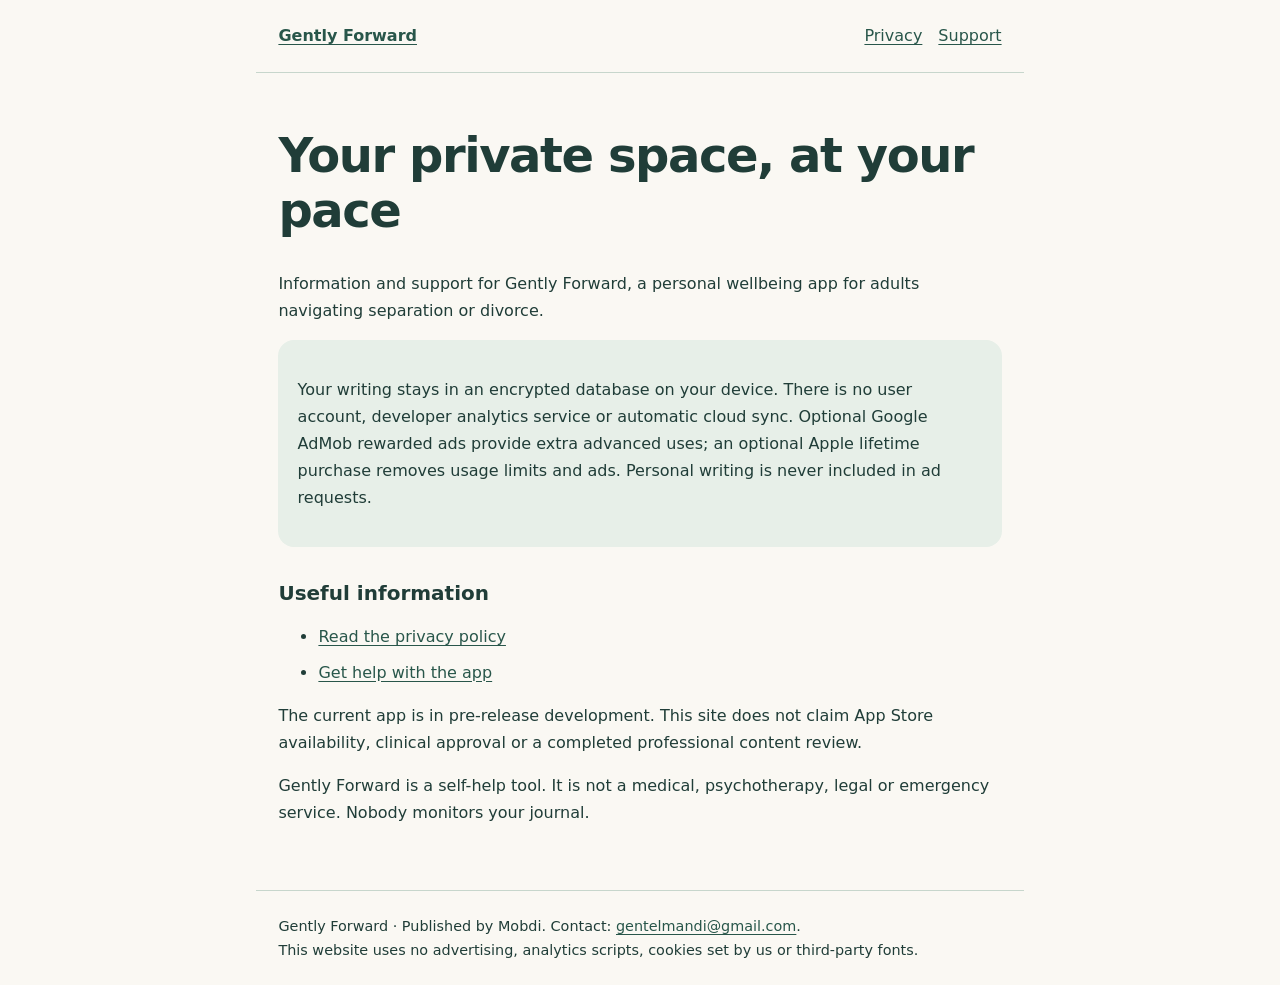
<file: index.html>
<!doctype html>
<html lang="en"><head><meta charset="utf-8"><meta name="viewport" content="width=device-width, initial-scale=1"><meta name="color-scheme" content="light"><meta name="description" content="Your private space, at your pace for Gently Forward, a private companion through separation."><title>Your private space, at your pace · Gently Forward</title><link rel="stylesheet" href="./site.css"></head>
<body><a class="skip" href="#main">Skip to content</a><header><strong><a href="./">Gently Forward</a></strong><nav aria-label="Information"><a href="./privacy/">Privacy</a><a href="./support/">Support</a></nav></header><main id="main"><h1>Your private space, at your pace</h1><p>Information and support for Gently Forward, a personal wellbeing app for adults navigating separation or divorce.</p><aside><p>Your writing stays in an encrypted database on your device. There is no user account, developer analytics service or automatic cloud sync. Optional Google AdMob rewarded ads provide extra advanced uses; an optional Apple lifetime purchase removes usage limits and ads. Personal writing is never included in ad requests.</p></aside><h2>Useful information</h2><ul><li><a href="privacy/">Read the privacy policy</a></li><li><a href="support/">Get help with the app</a></li></ul><p>The current app is in pre-release development. This site does not claim App Store availability, clinical approval or a completed professional content review.</p><p>Gently Forward is a self-help tool. It is not a medical, psychotherapy, legal or emergency service. Nobody monitors your journal.</p></main><footer>Gently Forward · Published by Mobdi. Contact: <a href="mailto:gentelmandi@gmail.com">gentelmandi@gmail.com</a>.<br>This website uses no advertising, analytics scripts, cookies set by us or third-party fonts.</footer></body></html>
</file>
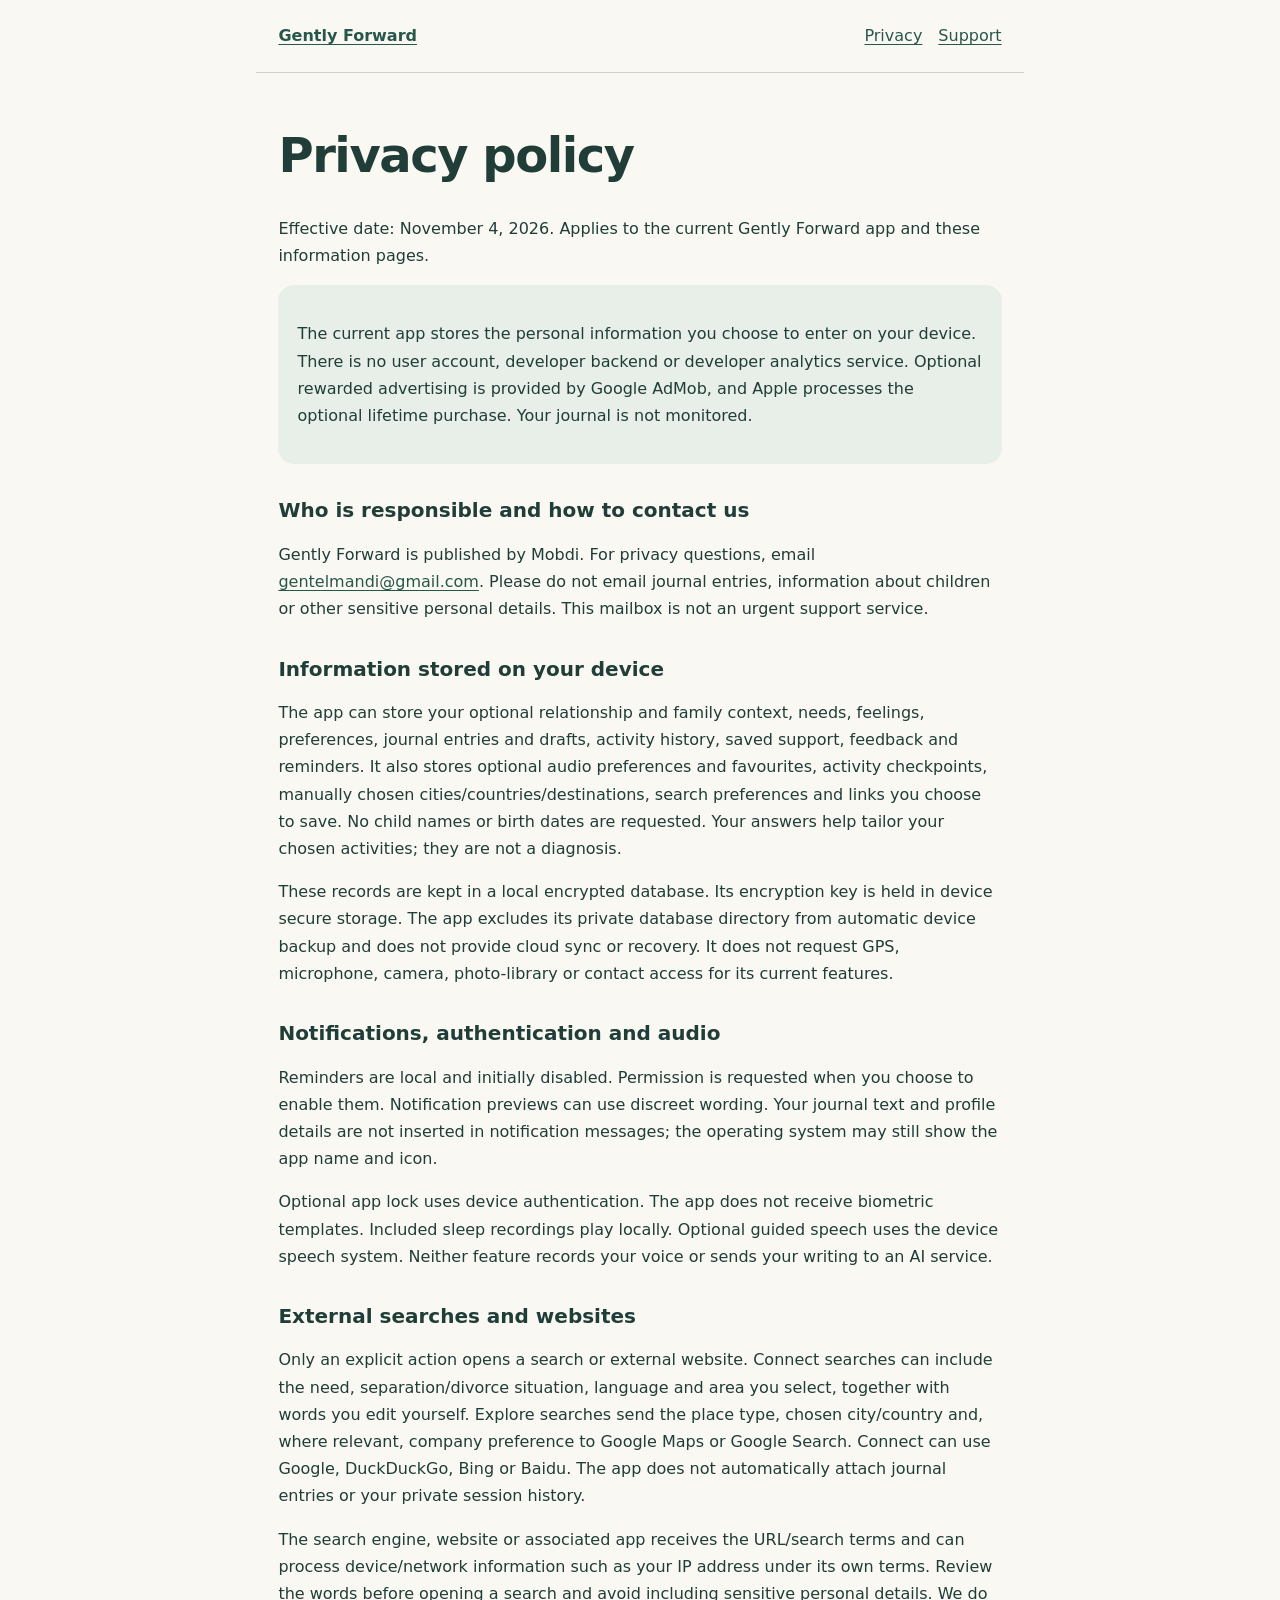
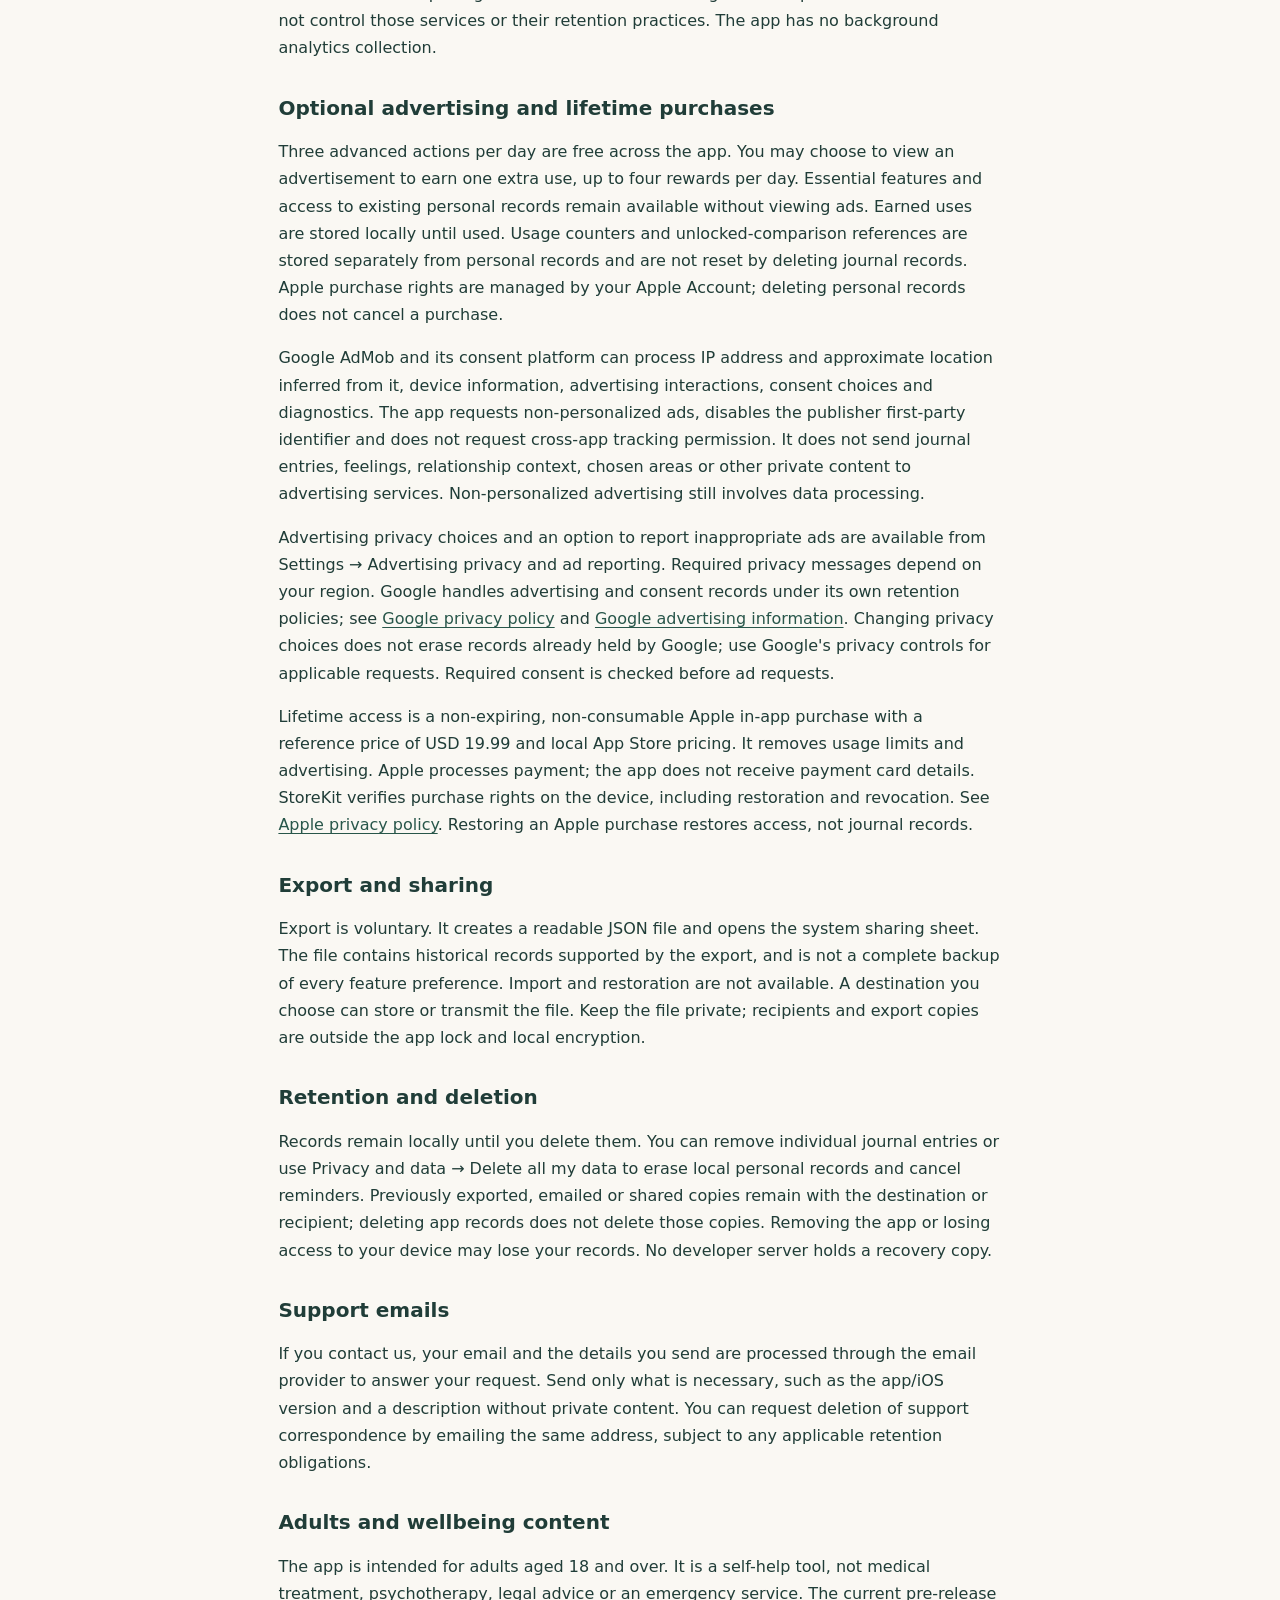
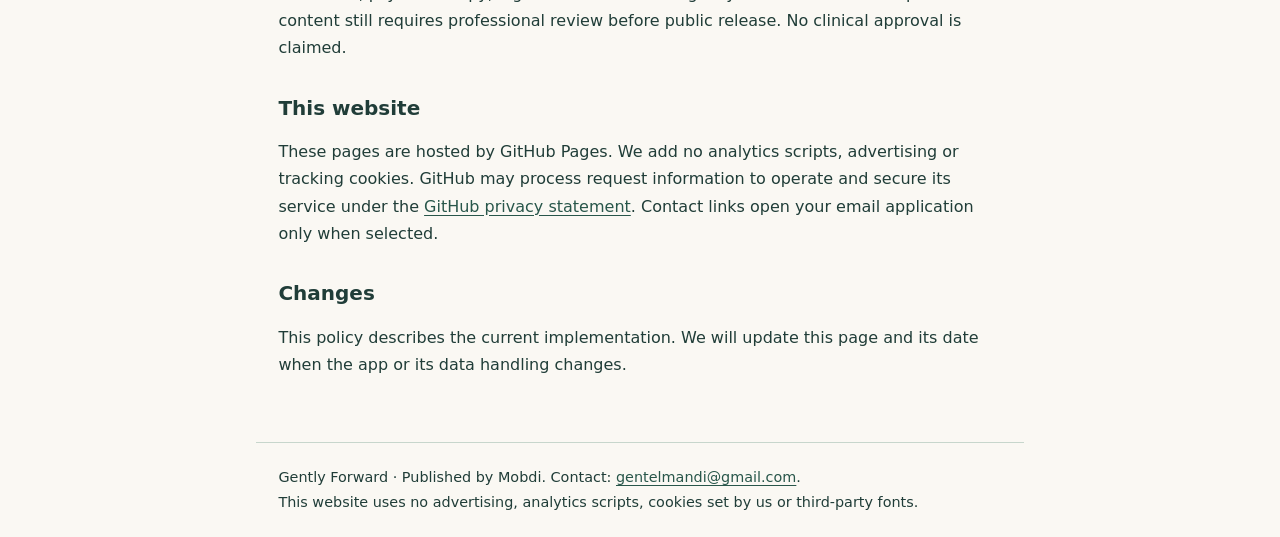
<file: privacy/index.html>
<!doctype html>
<html lang="en"><head><meta charset="utf-8"><meta name="viewport" content="width=device-width, initial-scale=1"><meta name="color-scheme" content="light"><meta name="description" content="Privacy policy for Gently Forward, a private companion through separation."><title>Privacy policy · Gently Forward</title><link rel="stylesheet" href="../site.css"></head>
<body><a class="skip" href="#main">Skip to content</a><header><strong><a href="../">Gently Forward</a></strong><nav aria-label="Information"><a href="../privacy/">Privacy</a><a href="../support/">Support</a></nav></header><main id="main"><h1>Privacy policy</h1><p>Effective date: November 4, 2026. Applies to the current Gently Forward app and these information pages.</p><aside><p>The current app stores the personal information you choose to enter on your device. There is no user account, developer backend or developer analytics service. Optional rewarded advertising is provided by Google AdMob, and Apple processes the optional lifetime purchase. Your journal is not monitored.</p></aside>
<h2>Who is responsible and how to contact us</h2><p>Gently Forward is published by Mobdi. For privacy questions, email <a href="mailto:gentelmandi@gmail.com">gentelmandi@gmail.com</a>. Please do not email journal entries, information about children or other sensitive personal details. This mailbox is not an urgent support service.</p>
<h2>Information stored on your device</h2><p>The app can store your optional relationship and family context, needs, feelings, preferences, journal entries and drafts, activity history, saved support, feedback and reminders. It also stores optional audio preferences and favourites, activity checkpoints, manually chosen cities/countries/destinations, search preferences and links you choose to save. No child names or birth dates are requested. Your answers help tailor your chosen activities; they are not a diagnosis.</p><p>These records are kept in a local encrypted database. Its encryption key is held in device secure storage. The app excludes its private database directory from automatic device backup and does not provide cloud sync or recovery. It does not request GPS, microphone, camera, photo-library or contact access for its current features.</p>
<h2>Notifications, authentication and audio</h2><p>Reminders are local and initially disabled. Permission is requested when you choose to enable them. Notification previews can use discreet wording. Your journal text and profile details are not inserted in notification messages; the operating system may still show the app name and icon.</p><p>Optional app lock uses device authentication. The app does not receive biometric templates. Included sleep recordings play locally. Optional guided speech uses the device speech system. Neither feature records your voice or sends your writing to an AI service.</p>
<h2>External searches and websites</h2><p>Only an explicit action opens a search or external website. Connect searches can include the need, separation/divorce situation, language and area you select, together with words you edit yourself. Explore searches send the place type, chosen city/country and, where relevant, company preference to Google Maps or Google Search. Connect can use Google, DuckDuckGo, Bing or Baidu. The app does not automatically attach journal entries or your private session history.</p><p>The search engine, website or associated app receives the URL/search terms and can process device/network information such as your IP address under its own terms. Review the words before opening a search and avoid including sensitive personal details. We do not control those services or their retention practices. The app has no background analytics collection.</p>
<h2>Optional advertising and lifetime purchases</h2><p>Three advanced actions per day are free across the app. You may choose to view an advertisement to earn one extra use, up to four rewards per day. Essential features and access to existing personal records remain available without viewing ads. Earned uses are stored locally until used. Usage counters and unlocked-comparison references are stored separately from personal records and are not reset by deleting journal records. Apple purchase rights are managed by your Apple Account; deleting personal records does not cancel a purchase.</p><p>Google AdMob and its consent platform can process IP address and approximate location inferred from it, device information, advertising interactions, consent choices and diagnostics. The app requests non-personalized ads, disables the publisher first-party identifier and does not request cross-app tracking permission. It does not send journal entries, feelings, relationship context, chosen areas or other private content to advertising services. Non-personalized advertising still involves data processing.</p><p>Advertising privacy choices and an option to report inappropriate ads are available from Settings → Advertising privacy and ad reporting. Required privacy messages depend on your region. Google handles advertising and consent records under its own retention policies; see <a href="https://policies.google.com/privacy">Google privacy policy</a> and <a href="https://policies.google.com/technologies/ads">Google advertising information</a>. Changing privacy choices does not erase records already held by Google; use Google's privacy controls for applicable requests. Required consent is checked before ad requests.</p><p>Lifetime access is a non-expiring, non-consumable Apple in-app purchase with a reference price of USD 19.99 and local App Store pricing. It removes usage limits and advertising. Apple processes payment; the app does not receive payment card details. StoreKit verifies purchase rights on the device, including restoration and revocation. See <a href="https://www.apple.com/legal/privacy/">Apple privacy policy</a>. Restoring an Apple purchase restores access, not journal records.</p><h2>Export and sharing</h2><p>Export is voluntary. It creates a readable JSON file and opens the system sharing sheet. The file contains historical records supported by the export, and is not a complete backup of every feature preference. Import and restoration are not available. A destination you choose can store or transmit the file. Keep the file private; recipients and export copies are outside the app lock and local encryption.</p>
<h2>Retention and deletion</h2><p>Records remain locally until you delete them. You can remove individual journal entries or use Privacy and data → Delete all my data to erase local personal records and cancel reminders. Previously exported, emailed or shared copies remain with the destination or recipient; deleting app records does not delete those copies. Removing the app or losing access to your device may lose your records. No developer server holds a recovery copy.</p>
<h2>Support emails</h2><p>If you contact us, your email and the details you send are processed through the email provider to answer your request. Send only what is necessary, such as the app/iOS version and a description without private content. You can request deletion of support correspondence by emailing the same address, subject to any applicable retention obligations.</p>
<h2>Adults and wellbeing content</h2><p>The app is intended for adults aged 18 and over. It is a self-help tool, not medical treatment, psychotherapy, legal advice or an emergency service. The current pre-release content still requires professional review before public release. No clinical approval is claimed.</p>
<h2>This website</h2><p>These pages are hosted by GitHub Pages. We add no analytics scripts, advertising or tracking cookies. GitHub may process request information to operate and secure its service under the <a href="https://docs.github.com/en/site-policy/privacy-policies/github-general-privacy-statement">GitHub privacy statement</a>. Contact links open your email application only when selected.</p>
<h2>Changes</h2><p>This policy describes the current implementation. We will update this page and its date when the app or its data handling changes.</p></main><footer>Gently Forward · Published by Mobdi. Contact: <a href="mailto:gentelmandi@gmail.com">gentelmandi@gmail.com</a>.<br>This website uses no advertising, analytics scripts, cookies set by us or third-party fonts.</footer></body></html>
</file>
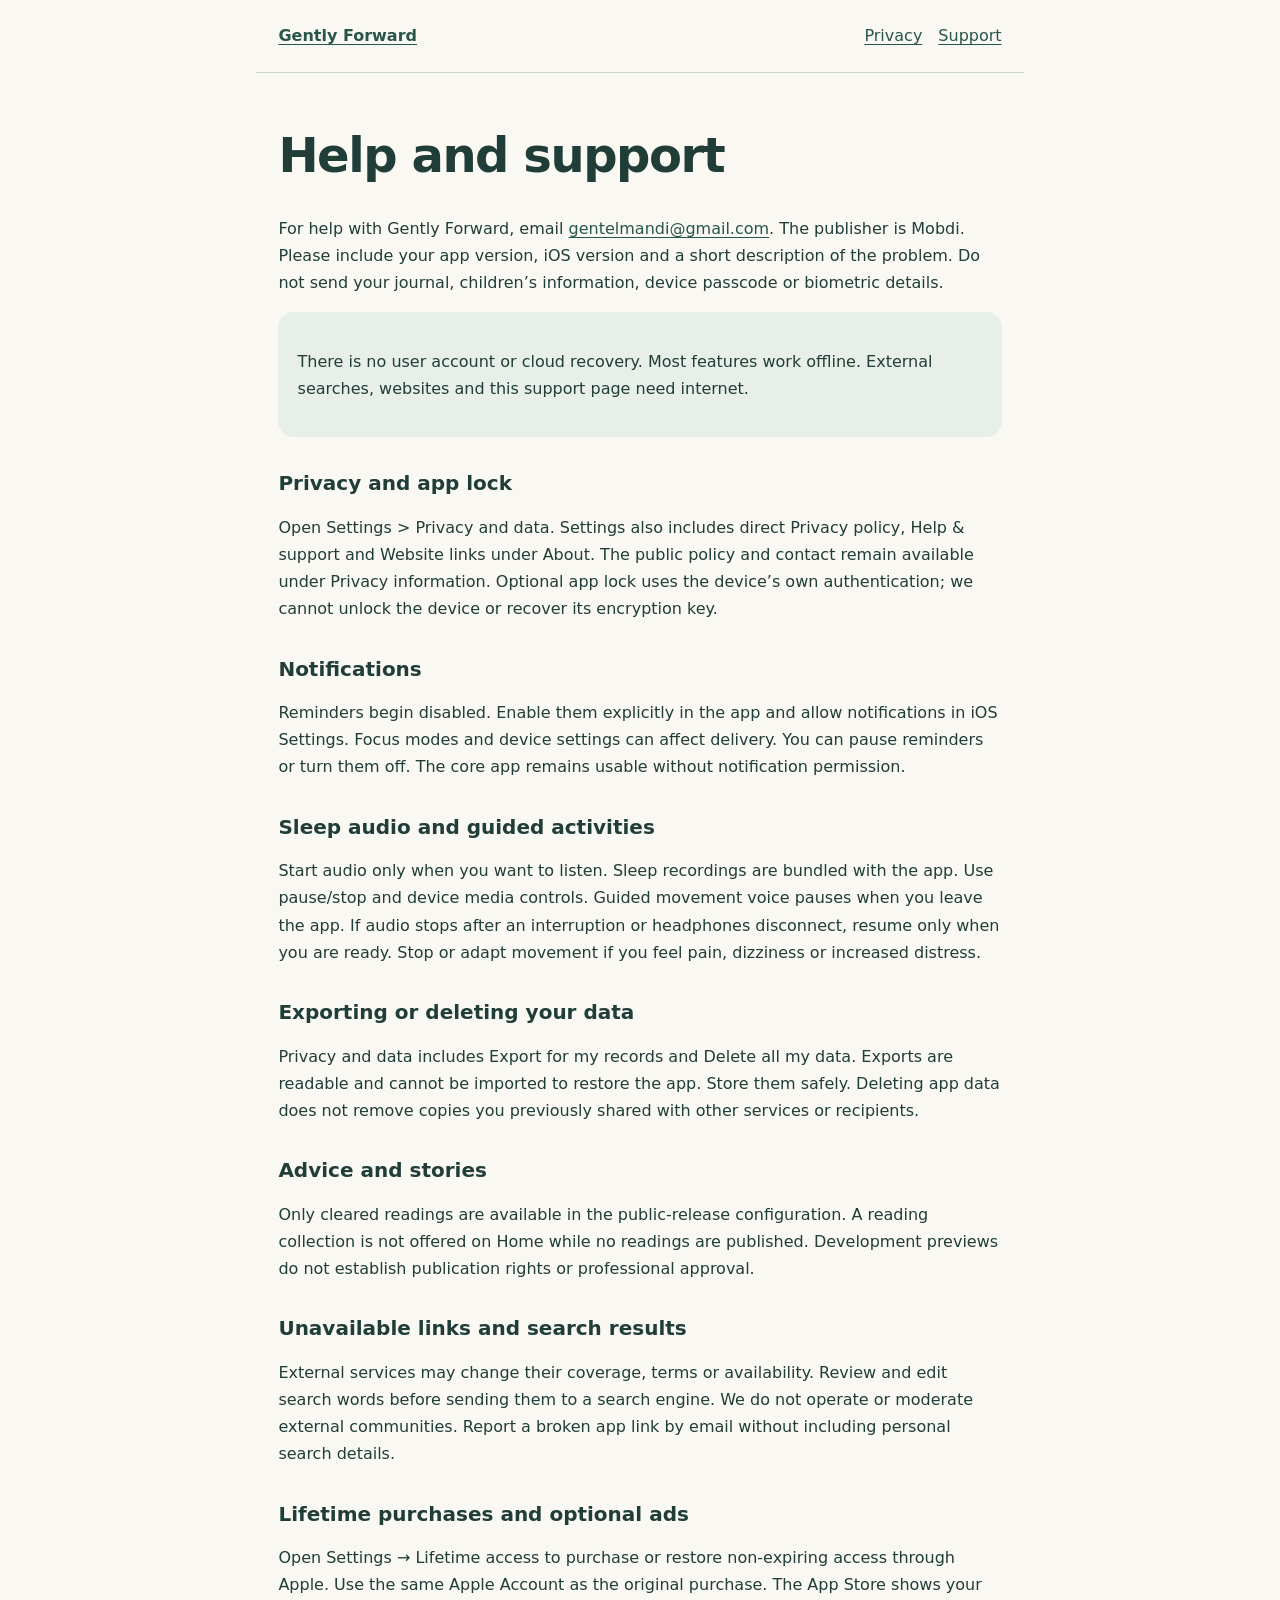
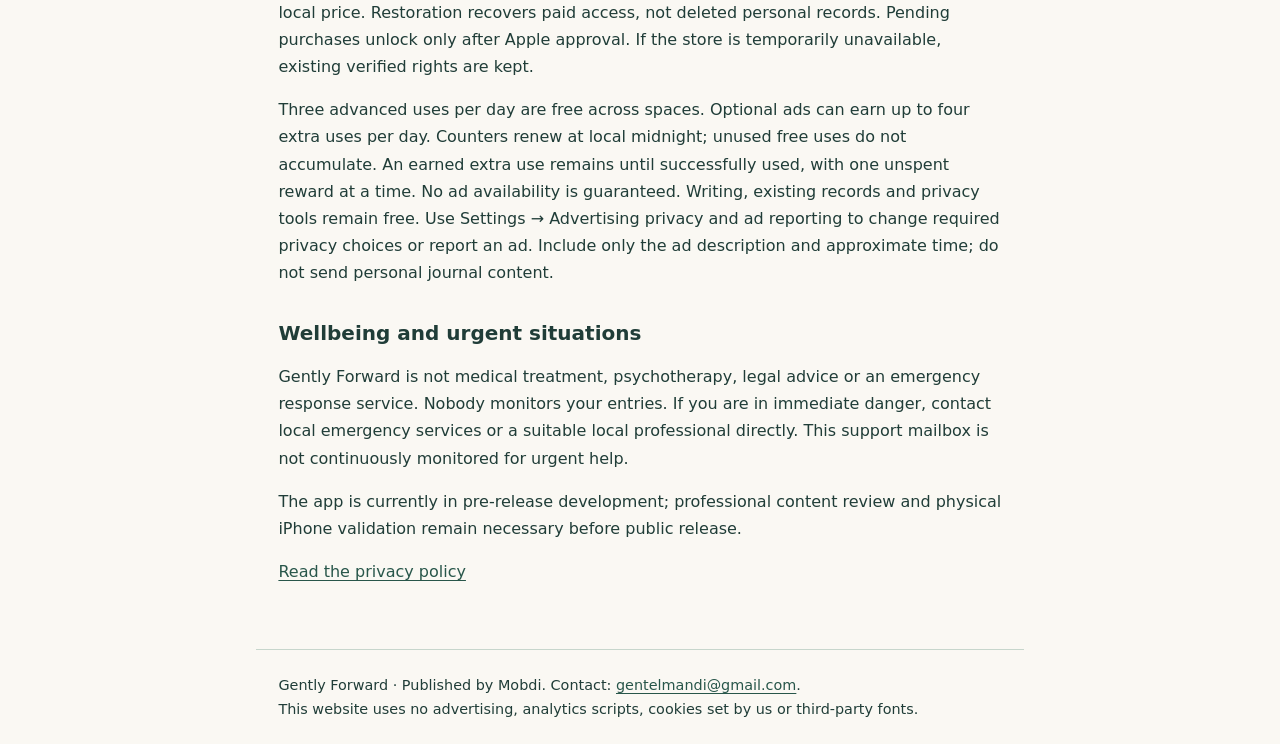
<file: support/index.html>
<!doctype html>
<html lang="en"><head><meta charset="utf-8"><meta name="viewport" content="width=device-width, initial-scale=1"><meta name="color-scheme" content="light"><meta name="description" content="Help and support for Gently Forward, a private companion through separation."><title>Help and support · Gently Forward</title><link rel="stylesheet" href="../site.css"></head>
<body><a class="skip" href="#main">Skip to content</a><header><strong><a href="../">Gently Forward</a></strong><nav aria-label="Information"><a href="../privacy/">Privacy</a><a href="../support/">Support</a></nav></header><main id="main"><h1>Help and support</h1><p>For help with Gently Forward, email <a href="mailto:gentelmandi@gmail.com">gentelmandi@gmail.com</a>. The publisher is Mobdi. Please include your app version, iOS version and a short description of the problem. Do not send your journal, children’s information, device passcode or biometric details.</p><aside><p>There is no user account or cloud recovery. Most features work offline. External searches, websites and this support page need internet.</p></aside>
<h2>Privacy and app lock</h2><p>Open Settings &gt; Privacy and data. Settings also includes direct Privacy policy, Help &amp; support and Website links under About. The public policy and contact remain available under Privacy information. Optional app lock uses the device’s own authentication; we cannot unlock the device or recover its encryption key.</p>
<h2>Notifications</h2><p>Reminders begin disabled. Enable them explicitly in the app and allow notifications in iOS Settings. Focus modes and device settings can affect delivery. You can pause reminders or turn them off. The core app remains usable without notification permission.</p>
<h2>Sleep audio and guided activities</h2><p>Start audio only when you want to listen. Sleep recordings are bundled with the app. Use pause/stop and device media controls. Guided movement voice pauses when you leave the app. If audio stops after an interruption or headphones disconnect, resume only when you are ready. Stop or adapt movement if you feel pain, dizziness or increased distress.</p>
<h2>Exporting or deleting your data</h2><p>Privacy and data includes Export for my records and Delete all my data. Exports are readable and cannot be imported to restore the app. Store them safely. Deleting app data does not remove copies you previously shared with other services or recipients.</p>
<h2>Advice and stories</h2><p>Only cleared readings are available in the public-release configuration. A reading collection is not offered on Home while no readings are published. Development previews do not establish publication rights or professional approval.</p>
<h2>Unavailable links and search results</h2><p>External services may change their coverage, terms or availability. Review and edit search words before sending them to a search engine. We do not operate or moderate external communities. Report a broken app link by email without including personal search details.</p>
<h2>Lifetime purchases and optional ads</h2><p>Open Settings → Lifetime access to purchase or restore non-expiring access through Apple. Use the same Apple Account as the original purchase. The App Store shows your local price. Restoration recovers paid access, not deleted personal records. Pending purchases unlock only after Apple approval. If the store is temporarily unavailable, existing verified rights are kept.</p><p>Three advanced uses per day are free across spaces. Optional ads can earn up to four extra uses per day. Counters renew at local midnight; unused free uses do not accumulate. An earned extra use remains until successfully used, with one unspent reward at a time. No ad availability is guaranteed. Writing, existing records and privacy tools remain free. Use Settings → Advertising privacy and ad reporting to change required privacy choices or report an ad. Include only the ad description and approximate time; do not send personal journal content.</p><h2>Wellbeing and urgent situations</h2><p>Gently Forward is not medical treatment, psychotherapy, legal advice or an emergency response service. Nobody monitors your entries. If you are in immediate danger, contact local emergency services or a suitable local professional directly. This support mailbox is not continuously monitored for urgent help.</p><p>The app is currently in pre-release development; professional content review and physical iPhone validation remain necessary before public release.</p><p><a href="../privacy/">Read the privacy policy</a></p></main><footer>Gently Forward · Published by Mobdi. Contact: <a href="mailto:gentelmandi@gmail.com">gentelmandi@gmail.com</a>.<br>This website uses no advertising, analytics scripts, cookies set by us or third-party fonts.</footer></body></html>
</file>
<file: site.css>
*{box-sizing:border-box}body{margin:0;background:#faf8f3;color:#203d38;font:1rem/1.7 system-ui,sans-serif}header,main,footer{max-width:48rem;margin:auto;padding:1.4rem}header{display:flex;flex-wrap:wrap;gap:1rem;align-items:center;justify-content:space-between;border-bottom:1px solid #c7d6cc}nav{display:flex;flex-wrap:wrap;gap:1rem}main{padding-bottom:3rem}h1{font-size:clamp(2rem,6vw,3rem);line-height:1.15;letter-spacing:-.03em}h2{font-size:1.25rem;margin-top:2rem;line-height:1.4}a{color:#28564a;text-underline-offset:.2em;overflow-wrap:anywhere}a:focus-visible{outline:3px solid #28564a;outline-offset:4px}aside{padding:1.2rem;background:#e7efe8;border-radius:1rem}footer{border-top:1px solid #c7d6cc;font-size:.9rem}small{color:#50635f}.skip{position:absolute;left:-9999px}.skip:focus{left:1rem;top:1rem;background:white;padding:1rem}li{margin:.5rem 0}
</file>
